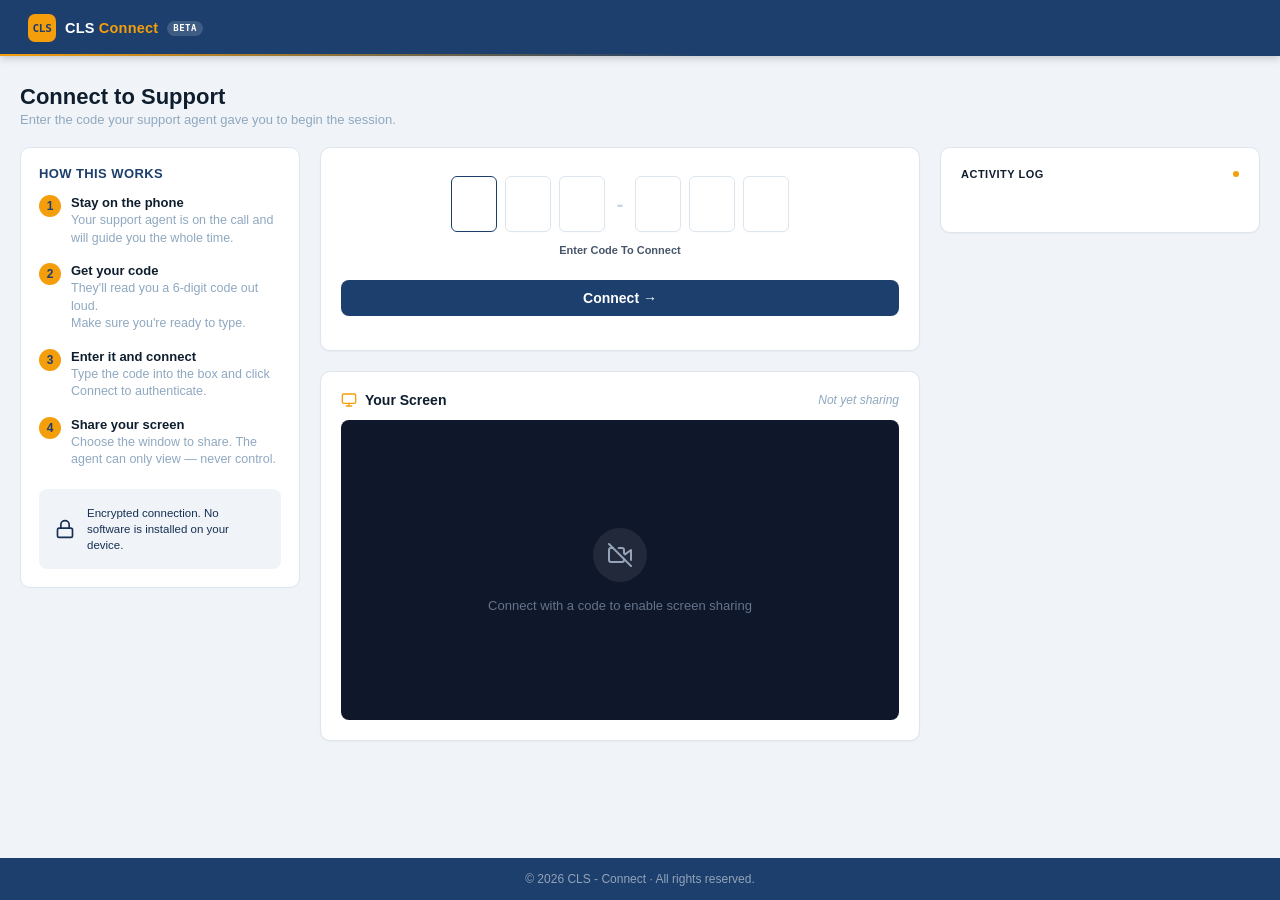
<file: public/index.html>
<!doctype html>
<html lang="en">
  <head>
    <meta charset="UTF-8" />
    <title>CLS - Connect</title>
    <link rel="stylesheet" href="styles.css?v=4" />
  </head>
  <body>
    <div class="topbar">
      <div class="brand">
        <div class="brand-badge">CLS</div>
        <div class="brand-name">CLS <span>Connect</span></div>
        <div class="beta-tag">BETA</div>
      </div>
    </div>

    <div class="page page-wide">
      <div class="page-header">
        <h1>Connect to Support</h1>
        <p>Enter the code your support agent gave you to begin the session.</p>
      </div>

      <div class="layout-grid">
        <aside class="instructions-panel">
          <div class="instructions-title">How This Works</div>

          <div class="steps">
            <div class="step">
              <div class="step-num">1</div>
              <div class="step-body">
                <div class="step-title">Stay on the phone</div>
                <div class="step-text">
                  Your support agent is on the call and will guide you the
                  whole time.
                </div>
              </div>
            </div>

            <div class="step">
              <div class="step-num">2</div>
              <div class="step-body">
                <div class="step-title">Get your code</div>
                <div class="step-text">
                  They'll read you a 6-digit code out loud.<br/>Make sure you're ready to type.
                </div>
              </div>
            </div>

            <div class="step">
              <div class="step-num">3</div>
              <div class="step-body">
                <div class="step-title">Enter it and connect</div>
                <div class="step-text">
                  Type the code into the box and click Connect to authenticate.
                </div>
              </div>
            </div>

            <div class="step">
              <div class="step-num">4</div>
              <div class="step-body">
                <div class="step-title">Share your screen</div>
                <div class="step-text">
                  Choose the window to share. The agent can only view — never control.
                </div>
              </div>
            </div>
          </div>
          
          <div class="encrypted-block">
            <svg width="20" height="20" viewBox="0 0 24 24" fill="none" stroke="currentColor" stroke-width="2" stroke-linecap="round" stroke-linejoin="round" style="flex-shrink: 0;"><rect x="3" y="11" width="18" height="11" rx="2" ry="2"></rect><path d="M7 11V7a5 5 0 0 1 10 0v4"></path></svg>
            <div>Encrypted connection. No software is installed on your device.</div>
          </div>
        </aside>

        <div class="main-col">
          <div class="card center" style="text-align: center;">
            <div class="code-inputs-container" style="display: flex; justify-content: center; align-items: center; gap: 8px; margin-bottom: 12px; margin-top: 8px;">
              <input type="text" maxlength="1" class="digit-box" />
              <input type="text" maxlength="1" class="digit-box" />
              <input type="text" maxlength="1" class="digit-box" />
              <span style="color: #cbd5e1; font-weight: bold; font-size: 20px; margin: 0 4px;">-</span>
              <input type="text" maxlength="1" class="digit-box" />
              <input type="text" maxlength="1" class="digit-box" />
              <input type="text" maxlength="1" class="digit-box" />
            </div>
            <div class="code-hint" style="margin-bottom: 24px; font-weight: 600; font-size: 11px; color: #475569;">Enter Code To Connect</div>
            <input type="hidden" id="codeInput" />
            <button
              class="btn btn-primary btn-block"
              onclick="connect()"
            >
              Connect &rarr;
            </button>

            <div style="margin-top: 14px">
              <span id="statusPill" class="status-pill hidden"></span>
            </div>
            <div class="timer-text" id="timer"></div>
          </div>

          <div class="card">
            <div class="card-title" style="display: flex; justify-content: space-between;">
              <span style="display: flex; align-items: center; gap: 8px;">
                <svg width="16" height="16" viewBox="0 0 24 24" fill="none" stroke="currentColor" stroke-width="2" stroke-linecap="round" stroke-linejoin="round" style="color: var(--orange);"><rect x="2" y="3" width="20" height="14" rx="2" ry="2"></rect><line x1="8" y1="21" x2="16" y2="21"></line><line x1="12" y1="17" x2="12" y2="21"></line></svg>
                Your Screen
              </span>
              <span style="font-weight: normal; font-size: 12px; color: var(--text-muted); font-style: italic;">Not yet sharing</span>
            </div>
            <div class="video-wrapper">
              <div class="video-placeholder" id="videoPlaceholder">
                <div class="placeholder-icon">
                  <svg width="24" height="24" viewBox="0 0 24 24" fill="none" stroke="currentColor" stroke-width="2" stroke-linecap="round" stroke-linejoin="round"><path d="M16 16v1a2 2 0 0 1-2 2H3a2 2 0 0 1-2-2V7a2 2 0 0 1 2-2h2m5.66 0H14a2 2 0 0 1 2 2v3.34l1 1L23 7v10"></path><line x1="1" y1="1" x2="23" y2="23"></line></svg>
                </div>
                <div>Connect with a code to enable screen sharing</div>
              </div>
              <video id="localVideo" autoplay muted playsinline tabindex="-1" disablePictureInPicture class="hidden"></video>
            </div>
          </div>
        </div>

        <aside class="activity-panel" style="position: sticky; top: 20px;">
          <div class="card" style="display: flex; flex-direction: column; max-height: calc(100vh - 40px);">
            <div class="card-title" style="text-transform: uppercase; font-size: 11px; letter-spacing: 0.5px; display: flex; justify-content: space-between; align-items: center; flex-shrink: 0;">
              Activity Log
              <div style="width: 6px; height: 6px; border-radius: 50%; background: var(--orange);"></div>
            </div>
            <div id="log" class="log-box" style="border: none; background: transparent; padding: 10px 0; max-height: none; overflow-y: auto; flex: 1;"></div>
          </div>
        </aside>
      </div>
    </div>

    <div class="footer">© 2026 CLS - Connect  ·  All rights reserved.</div>

    <script>
      let pc, ws, countdownInterval, localStream, pendingExpiresAt;
      let cleanedUp = false;

      function log(msg) {
        const el = document.getElementById("log");
        el.textContent += msg + "\n";
        el.scrollTop = el.scrollHeight;
        console.log(msg);
      }

      // ---------- Auto-focus, digits-only, auto-submit ----------
      window.addEventListener("DOMContentLoaded", () => {
        const boxes = document.querySelectorAll(".digit-box");
        const hiddenInput = document.getElementById("codeInput");
        if (boxes.length > 0) boxes[0].focus();

        boxes.forEach((box, index) => {
          box.addEventListener("input", (e) => {
            box.value = box.value.replace(/[^0-9]/g, "");
            if (box.value && index < boxes.length - 1) {
              boxes[index + 1].focus();
            }
            updateHidden();
          });
          box.addEventListener("keydown", (e) => {
            if (e.key === "Backspace" && !box.value && index > 0) {
              boxes[index - 1].focus();
            }
          });
          box.addEventListener("paste", (e) => {
            e.preventDefault();
            const text = (e.clipboardData || window.clipboardData).getData("text").replace(/[^0-9]/g, "");
            for (let i = 0; i < text.length && index + i < boxes.length; i++) {
              boxes[index + i].value = text[i];
            }
            const focusIndex = Math.min(index + text.length, boxes.length - 1);
            boxes[focusIndex].focus();
            updateHidden();
          });
        });

        function updateHidden() {
          let code = "";
          boxes.forEach(b => code += b.value);
          hiddenInput.value = code;
        }
      });

      function startCountdown(expiresAtISO) {
        const expiresAt = new Date(expiresAtISO).getTime();
        if (countdownInterval) clearInterval(countdownInterval);

        const tick = () => {
          const diff = Math.max(0, expiresAt - Date.now());
          const totalSeconds = Math.floor(diff / 1000);
          const mm = String(Math.floor(totalSeconds / 60)).padStart(2, "0");
          const ss = String(totalSeconds % 60).padStart(2, "0");
          const timerEl = document.getElementById("timer");

          if (diff <= 0) {
            timerEl.textContent = "Session expired";
            clearInterval(countdownInterval);
            handleExpiry();
            return;
          }
          timerEl.textContent = `Session will expire in ${mm}:${ss}`;
        };

        tick();
        countdownInterval = setInterval(tick, 1000);
      }

      function handleExpiry() {
        log("Session expired");
        try {
          send({ type: "stop" });
        } catch (e) {}
        stopCaptureAndCleanup(
          "Session expired. Enter a new code to start again.",
          "error",
        );
      }

      function setStatus(text, type) {
        const pill = document.getElementById("statusPill");
        pill.className = "status-pill " + type;
        pill.innerHTML = '<span class="dot"></span>' + text;
        pill.classList.remove("hidden");
      }

      async function connect() {
        const code = document.getElementById("codeInput").value.trim();
        if (code.length !== 6) {
          setStatus("Please enter the 6-digit code.", "error");
          return;
        }

        cleanedUp = false;
        setStatus("Connecting...", "waiting");

        const wsProtocol = location.protocol === "https:" ? "wss:" : "ws:";
        const wsUrl = `${wsProtocol}//${location.host}/ws?code=${code}&role=user`;
        ws = new WebSocket(wsUrl);

        ws.onopen = async () => {
          log("Connected to signaling server");
          setStatus("Connected. Starting screen share...", "waiting");
          await startShare();
        };
        ws.onclose = () => {
          log("Signaling connection closed");
          stopCaptureAndCleanup(
            "Session ended. Enter a new code to start again.",
            "ended",
          );
        };
        ws.onerror = () => {
          log("WebSocket error");
          setStatus(
            "Could not connect. Check the code and try again.",
            "error",
          );
        };

        const iceServers = await getIceServers();
        pc = new RTCPeerConnection({ iceServers });

        pc.onicecandidate = (event) => {
          if (event.candidate) {
            send({ type: "ice-candidate", candidate: event.candidate });
          } else {
            log("ICE gathering complete");
          }
        };

        pc.onconnectionstatechange = () => {
          log("Connection state: " + pc.connectionState);
          if (pc.connectionState === "connected") {
            setStatus("Support agent is viewing your screen", "connected");
          } else if (
            ["disconnected", "failed", "closed"].includes(pc.connectionState)
          ) {
            stopCaptureAndCleanup("Session ended.", "ended");
          }
        };

        ws.onmessage = async (event) => {
          const msg = JSON.parse(event.data);
          if (msg.type === "answer") {
            log("Received answer from agent");
            await pc.setRemoteDescription(msg.answer);
          } else if (msg.type === "ice-candidate") {
            try {
              await pc.addIceCandidate(msg.candidate);
            } catch (e) {
              log("Failed to add ICE candidate: " + e.message);
            }
          } else if (msg.type === "stop") {
            log("Agent ended the session");
            stopCaptureAndCleanup(
              "The agent ended the session. Enter a new code to start again.",
              "ended",
            );
          } else if (msg.type === "session-info") {
            pendingExpiresAt = msg.expiresAt;
          }
        };
      }

      async function getIceServers() {
        try {
          const res = await fetch("/api/turn-credentials");
          if (!res.ok) throw new Error("bad response");
          const turnServers = await res.json();
          log("TURN credentials loaded");
          return [{ urls: "stun:stun.l.google.com:19302" }, ...turnServers];
        } catch (e) {
          log(
            "Failed to load TURN credentials, falling back to STUN only: " +
              e.message,
          );
          return [{ urls: "stun:stun.l.google.com:19302" }];
        }
      }

      async function startShare() {
        localStream = await navigator.mediaDevices.getDisplayMedia({
          video: { frameRate: { ideal: 10, max: 15 } },
        });
        const track = localStream.getVideoTracks()[0];
        if ("contentHint" in track) track.contentHint = "detail";
        track.onended = () => stopSharing();

        document.getElementById("localVideo").srcObject = localStream;
        document.getElementById("localVideo").classList.remove("hidden");
        document.getElementById("videoPlaceholder").classList.add("hidden");
        localStream.getTracks().forEach((t) => pc.addTrack(t, localStream));
        log("Screen share started");

        if (pendingExpiresAt) {
          startCountdown(pendingExpiresAt);
        }

        const offer = await pc.createOffer();
        await pc.setLocalDescription(offer);
        send({ type: "offer", offer: pc.localDescription });
        log("Sent offer to agent");
      }

      function stopCaptureAndCleanup(statusText, statusType) {
        if (cleanedUp) return;
        cleanedUp = true;

        if (countdownInterval) {
          clearInterval(countdownInterval);
          countdownInterval = null;
        }
        pendingExpiresAt = null;

        if (localStream) {
          localStream.getTracks().forEach((t) => t.stop());
          localStream = null;
        }
        if (pc) {
          pc.close();
          pc = null;
        }
        if (ws) {
          ws.onclose = null;
          ws.close();
          ws = null;
        }

        document.getElementById("localVideo").srcObject = null;
        document.getElementById("localVideo").classList.add("hidden");
        if (document.getElementById("videoPlaceholder")) {
          document.getElementById("videoPlaceholder").classList.remove("hidden");
        }
        setStatus(statusText, statusType);
        document.getElementById("codeInput").value = "";
        document.querySelectorAll(".digit-box").forEach(b => b.value = "");
        const boxes = document.querySelectorAll(".digit-box");
        if (boxes.length > 0) boxes[0].focus();
      }

      function stopSharing() {
        log("Screen sharing stopped");
        try {
          send({ type: "stop" });
        } catch (e) {}
        stopCaptureAndCleanup(
          "Session ended. Enter a new code to start again.",
          "ended",
        );
      }

      function send(obj) {
        if (ws && ws.readyState === WebSocket.OPEN) {
          ws.send(JSON.stringify(obj));
        }
      }
    </script>
  </body>
</html>
</file>
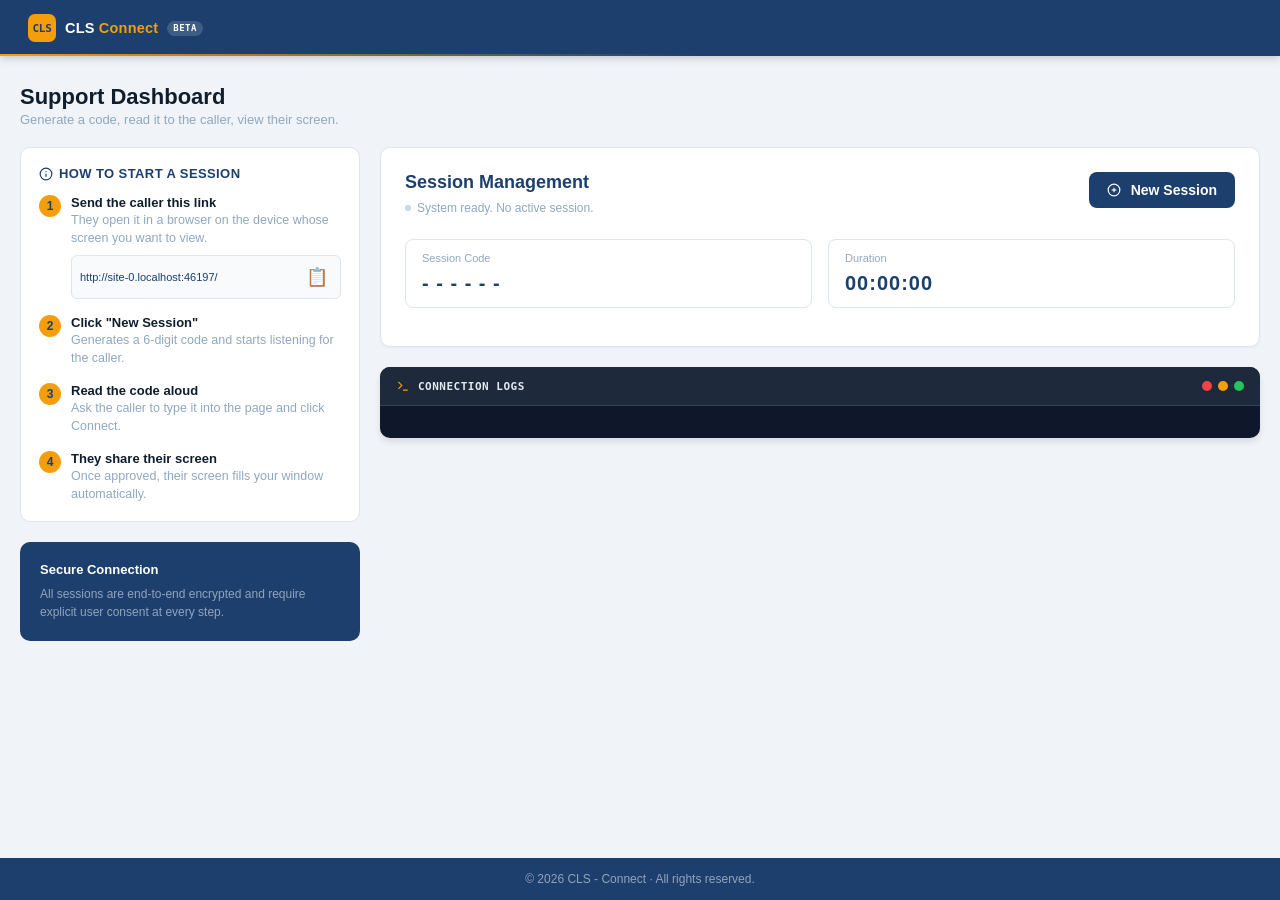
<file: public/agent.html>
<!doctype html>
<html lang="en">

<head>
  <meta charset="UTF-8" />
  <title>CLS - Connect</title>
  <link rel="stylesheet" href="styles.css?v=4" />
</head>

<body>
  <div class="topbar">
    <div class="brand">
      <div class="brand-badge">CLS</div>
      <div class="brand-name">CLS <span>Connect</span></div>
      <div class="beta-tag">BETA</div>
    </div>
  </div>
  </div>

  <!-- ============ START / DASHBOARD VIEW ============ -->
  <div class="page page-wide" id="dashboardView">
    <div class="page-header">
      <h1>Support Dashboard</h1>
      <p>Generate a code, read it to the caller, view their screen.</p>
    </div>

    <div class="layout-grid" style="grid-template-columns: 340px 1fr;">
      <div class="left-col">
        <aside class="instructions-panel">
          <div class="instructions-title" style="display: flex; align-items: center; gap: 6px;">
            <svg width="14" height="14" viewBox="0 0 24 24" fill="none" stroke="currentColor" stroke-width="2"
              stroke-linecap="round" stroke-linejoin="round">
              <circle cx="12" cy="12" r="10"></circle>
              <line x1="12" y1="16" x2="12" y2="12"></line>
              <line x1="12" y1="8" x2="12.01" y2="8"></line>
            </svg>
            HOW TO START A SESSION
          </div>

          <div class="steps">
            <div class="step">
              <div class="step-num">1</div>
              <div class="step-body">
                <div class="step-title">Send the caller this link</div>
                <div class="step-text">
                  They open it in a browser on the device whose screen you want
                  to view.
                </div>
                <div class="link-box">
                  <span id="callerLink"></span>
                  <button class="copy-btn" id="copyLinkBtn" onclick="copyCallerLink()" title="Copy link">
                    &#128203;
                  </button>
                </div>
              </div>
            </div>

            <div class="step">
              <div class="step-num">2</div>
              <div class="step-body">
                <div class="step-title">Click "New Session"</div>
                <div class="step-text">
                  Generates a 6-digit code and starts listening for the caller.
                </div>
              </div>
            </div>

            <div class="step">
              <div class="step-num">3</div>
              <div class="step-body">
                <div class="step-title">Read the code aloud</div>
                <div class="step-text">
                  Ask the caller to type it into the page and click Connect.
                </div>
              </div>
            </div>

            <div class="step">
              <div class="step-num">4</div>
              <div class="step-body">
                <div class="step-title">They share their screen</div>
                <div class="step-text">
                  Once approved, their screen fills your
                  window automatically.
                </div>
              </div>
            </div>
          </div>
        </aside>

        <div class="secure-box">
          <div class="secure-box-title">Secure Connection</div>
          <div class="secure-box-text">All sessions are end-to-end encrypted and require explicit user consent at every
            step.</div>
        </div>
      </div>

      <div class="main-col">
        <div class="card" style="padding: 24px;">
          <div style="display: flex; justify-content: space-between; align-items: flex-start;">
            <div>
              <h2 style="margin: 0 0 8px; font-size: 18px; color: var(--navy);">Session Management</h2>
              <div style="font-size: 12px; color: var(--text-muted); display: flex; align-items: center; gap: 6px;">
                <span
                  style="display: inline-block; width: 6px; height: 6px; background: #cbd5e1; border-radius: 50%;"></span>
                <span id="sessionStatusText">System ready. No active session.</span>
              </div>
            </div>
            <button class="btn btn-primary" id="newSessionBtn" onclick="createSession()">
              <svg width="14" height="14" viewBox="0 0 24 24" fill="none" stroke="currentColor" stroke-width="2"
                style="margin-right: 4px;">
                <circle cx="12" cy="12" r="10"></circle>
                <line x1="12" y1="8" x2="12" y2="16"></line>
                <line x1="8" y1="12" x2="16" y2="12"></line>
              </svg>
              New Session
            </button>
          </div>

          <div class="session-stats" id="codeBlock">
            <div class="stat-box">
              <div class="stat-title">Session Code</div>
              <div class="stat-value" id="codeDisplay">- - - - - -</div>
            </div>
            <div class="stat-box">
              <div class="stat-title">Duration</div>
              <div class="stat-value" id="callDuration">00:00:00</div>
            </div>
          </div>

          <div style="margin-top: 14px; text-align: center;">
            <span id="statusPill" class="status-pill hidden"></span>
          </div>
        </div>

        <div class="terminal-card">
          <div class="terminal-header">
            <span style="display: flex; align-items: center; gap: 8px;">
              <svg width="14" height="14" viewBox="0 0 24 24" fill="none" stroke="currentColor" stroke-width="2"
                style="color: var(--orange);">
                <polyline points="4 17 10 11 4 5"></polyline>
                <line x1="12" y1="19" x2="20" y2="19"></line>
              </svg>
              CONNECTION LOGS
            </span>
            <div class="terminal-dots">
              <div class="terminal-dot red"></div>
              <div class="terminal-dot yellow"></div>
              <div class="terminal-dot green"></div>
            </div>
          </div>
          <div id="log" class="log-box terminal-body"></div>
        </div>
      </div>
    </div>
  </div>

  <!-- ============ FULL-SCREEN CALL VIEW (Meet-style) ============ -->
  <div class="call-view hidden" id="callView">
    <div class="call-topbar">
      <div class="call-status">
        <span class="status-pill connected">
          <span class="dot"></span>Viewing caller's screen
        </span>
      </div>
      <div class="call-timers">
        <span class="timer-chip expiry-chip">
          <span class="timer-chip-label">Call will end in</span>
          <span id="timerCall"></span>
        </span>
      </div>
    </div>

    <div class="call-video-wrap" id="videoWrapper">
      <video id="remoteVideo" autoplay playsinline tabindex="-1" disablePictureInPicture
        controlsList="nodownload noremoteplayback" ondblclick="goFullscreen()"></video>
    </div>

    <div class="call-bottombar">
      <button class="btn btn-outline" onclick="goFullscreen()">
        ⛶ Fullscreen
      </button>
      <button class="btn btn-end-call" onclick="endCall()">
        ✕ End Call
      </button>
    </div>
  </div>

  <div class="footer">© 2026 CLS - Connect · All rights reserved.</div>

  <script>
    let pc, ws, countdownInterval, pendingExpiresAt;
    let durationInterval, callStartTime;

    document.getElementById("callerLink").textContent =
      location.origin + "/";

    function copyCallerLink() {
      const link = document.getElementById("callerLink").textContent;

      navigator.clipboard
        .writeText(link)
        .then(() => {
          const btn = document.getElementById("copyLinkBtn");
          btn.innerHTML = "&#10003;";
          setTimeout(() => {
            btn.innerHTML = "&#128203;";
          }, 1500);
        })
        .catch(() => log("Could not copy link automatically"));
    }

    function log(msg) {
      const el = document.getElementById("log");
      el.textContent += msg + "\n";
      el.scrollTop = el.scrollHeight;
      console.log(msg);
    }

    function startCountdown(expiresAtISO) {
      const expiresAt = new Date(expiresAtISO).getTime();
      if (countdownInterval) clearInterval(countdownInterval);

      const dashEl = document.getElementById("timerDash");
      const callEl = document.getElementById("timerCall");

      const tick = () => {
        const diff = Math.max(0, expiresAt - Date.now());
        const totalSeconds = Math.floor(diff / 1000);
        const mm = String(Math.floor(totalSeconds / 60)).padStart(2, "0");
        const ss = String(totalSeconds % 60).padStart(2, "0");

        if (diff <= 0) {
          if (dashEl) dashEl.textContent = "Session expired";
          if (callEl) callEl.textContent = "expired";
          clearInterval(countdownInterval);
          handleExpiry();
          return;
        }
        // Full sentence where there's room (dashboard card); compact
        // mm:ss inside the labeled chip in the call view, since the
        // "Code" label there already gives it context.
        if (dashEl) dashEl.textContent = `Session will expire in ${mm}:${ss}`;
        if (callEl) callEl.textContent = `${mm}:${ss}`;
      };

      tick();
      countdownInterval = setInterval(tick, 1000);
    }

    // Live call-duration counter — counts UP from the moment the caller's
    // screen actually starts streaming, independent of the session's
    // expiry countdown (which counts DOWN toward a fixed deadline).
    // Useful for the agent to gauge call length, and a natural input if
    // this ever feeds a CLS call-log entry (duration field) later.
    function startDurationCounter() {
      callStartTime = Date.now();
      const el = document.getElementById("callDuration");
      if (durationInterval) clearInterval(durationInterval);

      const tick = () => {
        const elapsedSeconds = Math.floor((Date.now() - callStartTime) / 1000);
        const hh = Math.floor(elapsedSeconds / 3600);
        const mm = Math.floor((elapsedSeconds % 3600) / 60);
        const ss = elapsedSeconds % 60;
        const mmStr = String(mm).padStart(2, "0");
        const ssStr = String(ss).padStart(2, "0");
        el.textContent = hh > 0 ? `${hh}:${mmStr}:${ssStr}` : `${mmStr}:${ssStr}`;
      };

      tick();
      durationInterval = setInterval(tick, 1000);
    }

    function stopDurationCounter() {
      if (durationInterval) {
        clearInterval(durationInterval);
        durationInterval = null;
      }
      callStartTime = null;
    }

    function handleExpiry() {
      log("Session code expired");
      resetView("Session expired.", "error");
    }

    function setStatus(text, type) {
      const pill = document.getElementById("statusPill");
      pill.className = "status-pill " + type;
      pill.innerHTML = '<span class="dot"></span>' + text;
      pill.classList.remove("hidden");
    }

    function showCallView() {
      document.getElementById("dashboardView").classList.add("hidden");
      document.getElementById("callView").classList.remove("hidden");
    }

    function showDashboard() {
      document.getElementById("callView").classList.add("hidden");
      document.getElementById("dashboardView").classList.remove("hidden");
    }

    async function createSession() {
      const btn = document.getElementById("newSessionBtn");

      // Prevent a fast double-click from firing two overlapping
      // fetch calls and creating two sessions back to back.
      if (btn.disabled) return;
      btn.disabled = true;
      const originalHTML = btn.innerHTML;
      btn.innerHTML = "Creating...";

      try {
        if (pc) {
          pc.close();
          pc = null;
        }
        if (ws) {
          ws.close();
          ws = null;
        }

        const res = await fetch("/api/create-session", { method: "POST" });
        const data = await res.json();
        const code = data.code;

        document.getElementById("codeBlock").classList.remove("hidden");
        document.getElementById("codeDisplay").textContent = code;
        document.getElementById("callDuration").textContent = "00:00:00";
        setStatus("Waiting for caller to connect...", "waiting");
        log("Session created: " + code);

        connectWebSocket(code);
      } finally {
        btn.disabled = false;
        btn.innerHTML = originalHTML;
      }
    }

    async function connectWebSocket(code) {
      const wsProtocol = location.protocol === "https:" ? "wss:" : "ws:";
      const wsUrl = `${wsProtocol}//${location.host}/ws?code=${code}&role=agent`;
      ws = new WebSocket(wsUrl);

      ws.onopen = () =>
        log("Connected to signaling server, waiting for caller...");
      ws.onclose = () => log("Signaling connection closed");
      ws.onerror = (e) => log("WebSocket error: " + e.message);

      // IMPORTANT: attach onmessage BEFORE awaiting createPeerConnection().
      // The server sends "session-info" immediately upon connecting — if
      // createPeerConnection()'s TURN-credential fetch takes even a
      // fraction of a second, that message can arrive before onmessage
      // is attached, and WebSocket does not buffer/replay missed events.
      // Attaching it first guarantees nothing sent by the server can be
      // silently dropped. (pc-dependent messages just no-op if pc isn't
      // ready yet, which in practice never happens before it's needed.)
      ws.onmessage = async (event) => {
        const msg = JSON.parse(event.data);

        if (msg.type === "session-info") {
          pendingExpiresAt = msg.expiresAt;
          startCountdown(pendingExpiresAt);
          return;
        }

        if (!pc) {
          log("Received " + msg.type + " before peer connection was ready — ignoring");
          return;
        }

        if (msg.type === "offer") {
          log("Received offer from caller");
          await pc.setRemoteDescription(msg.offer);
          const answer = await pc.createAnswer();
          await pc.setLocalDescription(answer);
          send({ type: "answer", answer: pc.localDescription });
          log("Sent answer");
        } else if (msg.type === "ice-candidate") {
          try {
            await pc.addIceCandidate(msg.candidate);
          } catch (e) {
            log("Failed to add ICE candidate: " + e.message);
          }
        } else if (msg.type === "stop") {
          log("Caller stopped sharing");
          resetView("Caller ended the session.", "ended");
        }
      };

      await createPeerConnection();
    }

    async function createPeerConnection() {
      const iceServers = await getIceServers();
      pc = new RTCPeerConnection({ iceServers });

      pc.onicecandidate = (event) => {
        if (event.candidate) {
          send({ type: "ice-candidate", candidate: event.candidate });
        } else {
          log("ICE gathering complete");
        }
      };

      pc.ontrack = (event) => {
        log("Caller's screen received!");
        const video = document.getElementById("remoteVideo");
        video.srcObject = event.streams[0];

        video.onpause = () => {
          if (video.srcObject) video.play().catch(() => { });
        };

        showCallView();
        startDurationCounter();

        // Countdown starts here, deliberately — only once the caller has
        // actually connected and their screen is showing, not from the
        // moment the session code was generated.
        if (pendingExpiresAt) {
          startCountdown(pendingExpiresAt);
        }
      };

      pc.onconnectionstatechange = () => {
        log("Connection state: " + pc.connectionState);
        if (
          ["disconnected", "failed", "closed"].includes(pc.connectionState)
        ) {
          resetView("Caller disconnected.", "ended");
        }
      };
    }

    async function getIceServers() {
      try {
        const res = await fetch("/api/turn-credentials");
        if (!res.ok) throw new Error("bad response");
        const turnServers = await res.json();
        log("TURN credentials loaded");
        return [{ urls: "stun:stun.l.google.com:19302" }, ...turnServers];
      } catch (e) {
        log(
          "Failed to load TURN credentials, falling back to STUN only: " +
          e.message,
        );
        return [{ urls: "stun:stun.l.google.com:19302" }];
      }
    }

    function endCall() {
      log("Ending call");
      try {
        send({ type: "stop" });
      } catch (e) { }
      resetView("Session ended.", "ended");
    }

    function resetView(statusText, type) {
      const video = document.getElementById("remoteVideo");
      video.onpause = null;
      video.srcObject = null;
      setStatus(statusText, type);
      document.getElementById("codeDisplay").textContent = "- - - - - -";
      // Removed hiding the codeBlock so the duration from the previous session stays visible
      if (countdownInterval) {
        clearInterval(countdownInterval);
        countdownInterval = null;
      }
      stopDurationCounter();
      pendingExpiresAt = null;

      if (pc) {
        pc.close();
        pc = null;
      }
      if (ws) {
        ws.close();
        ws = null;
      }

      showDashboard();
    }

    function goFullscreen() {
      const video = document.getElementById("remoteVideo");
      if (!video.srcObject) return;

      const el = document.getElementById("videoWrapper");
      if (el.requestFullscreen) {
        el.requestFullscreen();
      } else if (el.webkitRequestFullscreen) {
        el.webkitRequestFullscreen();
      } else if (el.mozRequestFullScreen) {
        el.mozRequestFullScreen();
      } else if (el.msRequestFullscreen) {
        el.msRequestFullscreen();
      }
    }

    function send(obj) {
      if (ws && ws.readyState === WebSocket.OPEN) {
        ws.send(JSON.stringify(obj));
      }
    }
  </script>
</body>

</html>
</file>
<file: public/styles.css>
:root {
  /* Mapped to CLS Theme Variables */
  --navy: #1c3f6e;           /* var(--cls-primary) */
  --navy-light: #162f52;     /* var(--cls-primary-hover) */
  --orange: #f59e0b;         /* var(--cls-accent) */
  --bg: #f0f4f8;             /* var(--cls-bg) */
  --white: #ffffff;          /* var(--cls-surface) */
  --text-dark: #0f1e2e;      /* var(--cls-text-primary) */
  --text-muted: #8fa8c0;     /* var(--cls-text-muted) */
  --green: #166534;          /* var(--cls-closed-text) */
  --green-bg: #dcfce7;       /* var(--cls-closed-bg) */
  --blue-badge-bg: #e0f2fe;  /* var(--cls-open-bg) */
  --blue-badge-text: #0369a1;/* var(--cls-open-text) */
  --red: #c0392b;            /* Danger button color */
  --border: #dde5ee;         /* var(--cls-border) */
  --radius: 10px;            /* var(--cls-radius-md) */
}

* { box-sizing: border-box; }

body {
  margin: 0;
  font-family: 'Plus Jakarta Sans', sans-serif;
  background: var(--bg);
  color: var(--text-dark);
  min-height: 100vh;
  display: flex;
  flex-direction: column;
}

/* ---------- Top bar ---------- */
.topbar {
  background: var(--navy);
  padding: 14px 28px;
  display: flex;
  align-items: center;
  justify-content: space-between;
  position: relative;
  box-shadow: 0 2px 8px rgba(0, 0, 0, 0.20);
  z-index: 100;
}
.topbar::after {
  content: '';
  position: absolute;
  bottom: 0;
  left: 0;
  right: 0;
  height: 2px;
  background: linear-gradient(90deg, var(--orange) 0%, transparent 55%);
  pointer-events: none;
}

.brand {
  display: flex;
  align-items: center;
  gap: 9px;
}
.brand-badge {
  width: 28px;
  height: 28px;
  background: var(--orange);
  border-radius: 7px;
  display: flex;
  align-items: center;
  justify-content: center;
  font-size: 11px;
  font-weight: 700;
  color: var(--navy);
  font-family: "JetBrains Mono", monospace;
  letter-spacing: -0.3px;
  flex-shrink: 0;
  user-select: none;
}
.brand-name {
  font-size: 14.5px;
  font-weight: 700;
  color: #ffffff;
  letter-spacing: 0.2px;
  line-height: 1;
}
.brand-name span {
  color: var(--orange);
}

.beta-tag {
  background: rgba(255, 255, 255, 0.15); /* Soft white highlight */
  color: #fff;
  font-family: "JetBrains Mono", monospace;
  font-size: 9px;
  font-weight: 800;
  padding: 3px 6px;
  border-radius: 12px; /* Pill shape */
  letter-spacing: 0.5px;
  display: inline-flex;
  align-items: center;
  line-height: 1;
}


.version-pill {
  background: rgba(255,255,255,0.12);
  color: #cbd5e1;
  font-size: 12px;
  padding: 4px 10px;
  border-radius: 999px;
}

/* ---------- Layout ---------- */
.page {
  flex: 1;
  max-width: 860px;
  width: 100%;
  margin: 0 auto;
  padding: 28px 20px 40px;
}

.page-header {
  margin-bottom: 20px;
}

.page-header h1 {
  font-size: 22px;
  margin: 0 0 2px;
}

.page-header p {
  margin: 0;
  color: var(--text-muted);
  font-size: 13px;
}

/* ---------- Cards ---------- */
.card {
  background: var(--white);
  border-radius: var(--radius);
  border: 1px solid var(--border);
  box-shadow: 0 1px 2px rgba(0,0,0,0.04);
  padding: 20px;
  margin-bottom: 20px;
}

.card-title {
  font-weight: 700;
  font-size: 14px;
  margin: 0 0 12px;
  display: flex;
  align-items: center;
  justify-content: space-between;
}

/* ---------- Buttons ---------- */
.btn {
  border: none;
  border-radius: 8px;
  padding: 10px 18px;
  font-size: 14px;
  font-weight: 600;
  cursor: pointer;
  display: inline-flex;
  align-items: center;
  gap: 6px;
  transition: all 0.15s ease;
}

.btn:disabled {
  opacity: 0.6;
  cursor: not-allowed;
  transform: none !important;
}

.btn-primary {
  background: var(--navy);
  color: #fff;
}
.btn-primary:hover:not(:disabled) { background: var(--navy-light); transform: translateY(-1px); }

.btn-outline {
  background: var(--white);
  color: var(--navy);
  border: 1px solid var(--border);
}
.btn-outline:hover { background: #f8fafc; }

.btn-block {
  width: 100%;
  justify-content: center;
}

/* ---------- Status / badges ---------- */
.status-pill {
  display: inline-flex;
  align-items: center;
  gap: 5px;
  font-size: 12px;
  font-weight: 600;
  padding: 3px 10px;
  border-radius: 999px;
}
.status-pill.waiting { background: #fef9c3; color: #a16207; }
.status-pill.connected { background: var(--green-bg); color: var(--green); }
.status-pill.ended { background: #f1f5f9; color: var(--text-muted); }
.status-pill.error { background: #fee2e2; color: var(--red); }
.status-pill .dot {
  width: 6px; height: 6px; border-radius: 50%; background: currentColor;
}

/* ---------- Session code ---------- */
.code-display {
  font-size: 40px;
  font-weight: 800;
  letter-spacing: 8px;
  color: var(--navy);
  text-align: center;
  margin: 18px 0 6px;
}

.code-hint {
  text-align: center;
  color: var(--text-muted);
  font-size: 13px;
  margin-bottom: 4px;
}

.timer-text {
  text-align: center;
  color: var(--text-muted);
  font-size: 12px;
  font-weight: 600;
  margin-top: 4px;
}

/* ---------- Code input (user page) ---------- */
.code-input {
  display: none;
}

.digit-box {
  width: 46px;
  height: 56px;
  font-size: 26px;
  text-align: center;
  border: 1px solid var(--border);
  border-radius: 6px;
  color: var(--text-dark);
  font-weight: 400;
  background: var(--white);
  box-shadow: 0 1px 2px rgba(0,0,0,0.02);
  font-family: 'Plus Jakarta Sans', sans-serif;
}
.digit-box:focus {
  outline: none;
  border-color: var(--navy);
}

.encrypted-block {
  margin-top: 20px;
  background: #f0f4f8;
  border-radius: 8px;
  padding: 16px;
  display: flex;
  align-items: center;
  gap: 12px;
  font-size: 11.5px;
  color: var(--navy-light);
  line-height: 1.4;
}

.video-placeholder {
  display: flex;
  flex-direction: column;
  align-items: center;
  justify-content: center;
  height: 300px;
  color: #64748b;
  font-size: 13px;
  gap: 16px;
}
.placeholder-icon {
  width: 54px;
  height: 54px;
  border-radius: 50%;
  background: rgba(255, 255, 255, 0.08);
  display: flex;
  align-items: center;
  justify-content: center;
  color: #94a3b8;
}

/* ---------- Video (small preview / caller's own page) ---------- */
.video-wrapper {
  background: #0f172a;
  border-radius: 8px;
  overflow: hidden;
  margin-top: 4px;
}
.video-wrapper:fullscreen,
.video-wrapper:-webkit-full-screen,
.video-wrapper:-moz-full-screen,
.video-wrapper:-ms-fullscreen {
  width: 100vw;
  height: 100vh;
  display: flex;
  align-items: center;
  justify-content: center;
  background: #000;
  border-radius: 0;
}
.video-wrapper:fullscreen video,
.video-wrapper:-webkit-full-screen video,
.video-wrapper:-moz-full-screen video,
.video-wrapper:-ms-fullscreen video {
  width: 100%;
  height: 100%;
  object-fit: contain;
}
video {
  width: 100%;
  display: block;
  background: #0f172a;
}
video::-webkit-media-controls,
video::-webkit-media-controls-enclosure,
video::-webkit-media-controls-panel {
  display: none !important;
  opacity: 0 !important;
  pointer-events: none !important;
}

/* ---------- Log box ---------- */
.log-box {
  font-family: "JetBrains Mono", "SFMono-Regular", Consolas, "Liberation Mono", Menlo, monospace;
  font-size: 11px;
  background: #f8fafc;
  border: 1px solid var(--border);
  border-radius: 8px;
  padding: 10px 12px;
  max-height: 150px;
  overflow-y: auto;
  white-space: pre-wrap;
  color: var(--text-muted);
}

/* ---------- Footer ---------- */
.footer {
  background: var(--navy);
  color: #94a3b8;
  text-align: center;
  font-size: 12px;
  padding: 14px;
}

.hidden { display: none !important; }

/* ---------- Two-column layout with instructions panel ---------- */
.page-wide { max-width: 1300px; }

.layout-grid {
  display: grid;
  grid-template-columns: 280px 1fr 320px;
  gap: 20px;
  align-items: start;
}

@media (max-width: 720px) {
  .layout-grid { grid-template-columns: 1fr; }
}

.instructions-panel {
  background: var(--white);
  border: 1px solid var(--border);
  border-radius: var(--radius);
  padding: 18px;
  position: sticky;
  top: 20px;
}

.instructions-title {
  font-weight: 700;
  font-size: 13px;
  color: var(--navy);
  margin-bottom: 14px;
  text-transform: uppercase;
  letter-spacing: 0.4px;
}

.steps { display: flex; flex-direction: column; gap: 16px; }
.step { display: flex; gap: 10px; align-items: flex-start; }
.step-num {
  flex-shrink: 0;
  width: 22px;
  height: 22px;
  border-radius: 50%;
  background: var(--orange);
  color: var(--navy);
  font-weight: 800;
  font-size: 12px;
  display: flex;
  align-items: center;
  justify-content: center;
}
.step-title { font-weight: 700; font-size: 13px; margin-bottom: 2px; }
.step-text { font-size: 12.5px; color: var(--text-muted); line-height: 1.4; }

.link-box {
  margin-top: 8px;
  display: flex;
  align-items: center;
  gap: 8px;
  background: #f8fafc;
  border: 1px solid var(--border);
  border-radius: 6px;
  padding: 6px 8px;
}
.link-box span {
  font-size: 11px;
  color: var(--navy);
  flex: 1;
  min-width: 0;
  white-space: nowrap;
  overflow: hidden;
  text-overflow: ellipsis;
}
.link-box .btn { padding: 4px 10px; font-size: 12px; }

.copy-btn {
  background: transparent;
  border: none;
  cursor: pointer;
  font-size: 18px;
  padding: 4px;
  color: var(--navy);
  flex-shrink: 0;
  transition: transform .2s;
}
.copy-btn:hover { transform: scale(1.15); }

/* ============================================================
   Meet-style full-viewport call view (agent dashboard)
   ============================================================ */
.call-view {
  position: fixed;
  inset: 0;
  z-index: 1000;
  background: #000;
  display: flex;
  flex-direction: column;
}

.call-topbar {
  flex-shrink: 0;
  display: flex;
  align-items: center;
  justify-content: space-between;
  padding: 12px 22px;
  background: #0f172a;
  border-bottom: 1px solid rgba(255, 255, 255, 0.08);
}

.call-timers {
  display: flex;
  align-items: center;
  gap: 10px;
}

.timer-chip {
  display: flex;
  align-items: center;
  gap: 6px;
  font-size: 12px;
  font-weight: 700;
  font-family: "JetBrains Mono", monospace;
  padding: 4px 10px;
  border-radius: 6px;
  background: rgba(255, 255, 255, 0.06);
}

.timer-chip-label {
  font-size: 10px;
  font-weight: 600;
  text-transform: uppercase;
  letter-spacing: 0.4px;
  color: #94a3b8;
  font-family: -apple-system, BlinkMacSystemFont, "Segoe UI", Roboto, sans-serif;
}

.duration-chip {
  color: #86efac;
}
.duration-chip::before {
  content: '';
  width: 6px;
  height: 6px;
  border-radius: 50%;
  background: #22c55e;
  display: inline-block;
  animation: pulse-dot 1.6s ease-in-out infinite;
}

.expiry-chip {
  color: #fbbf24;
}

@keyframes pulse-dot {
  0%, 100% { opacity: 1; }
  50% { opacity: 0.35; }
}

.call-video-wrap {
  flex: 1;
  min-height: 0;
  display: flex;
  align-items: center;
  justify-content: center;
  background: #000;
  overflow: hidden;
}
.call-video-wrap video {
  width: 100%;
  height: 100%;
  object-fit: contain;
  background: #000;
}

.call-bottombar {
  flex-shrink: 0;
  display: flex;
  align-items: center;
  justify-content: center;
  gap: 14px;
  padding: 14px 22px;
  background: #0f172a;
  border-top: 1px solid rgba(255, 255, 255, 0.08);
}

.btn-end-call {
  background: var(--red);
  color: #fff;
  border-radius: 999px;
  padding: 10px 24px;
}
.btn-end-call:hover { background: #a53224; }

/* --- Agent Dashboard Specifics --- */
.session-stats {
  display: grid;
  grid-template-columns: repeat(2, 1fr);
  gap: 16px;
  margin-top: 24px;
}
.stat-box {
  border: 1px solid var(--border);
  border-radius: 8px;
  padding: 12px 16px;
  background: var(--white);
}
.stat-title {
  font-size: 11px;
  color: var(--text-muted);
  margin-bottom: 8px;
}
.stat-value {
  font-size: 20px;
  font-weight: 700;
  color: var(--navy);
  letter-spacing: 1px;
}

.secure-box {
  background: var(--navy);
  color: var(--white);
  padding: 20px;
  border-radius: var(--radius);
  margin-top: 20px;
  position: relative;
  overflow: hidden;
}
.secure-box-title {
  font-weight: 700;
  font-size: 13px;
  margin-bottom: 8px;
}
.secure-box-text {
  font-size: 12px;
  color: #94a3b8;
  line-height: 1.5;
  position: relative;
  z-index: 2;
}
.secure-box::after {
  content: '';
  position: absolute;
  right: -10px;
  bottom: -20px;
  width: 80px;
  height: 80px;
  background: url('data:image/svg+xml;utf8,<svg width="24" height="24" viewBox="0 0 24 24" fill="none" stroke="%23ffffff" stroke-width="1.5" stroke-linecap="round" stroke-linejoin="round"><path d="M12 22s8-4 8-10V5l-8-3-8 3v7c0 6 8 10 8 10z"></path></svg>') no-repeat center;
  background-size: contain;
  opacity: 0.1;
  z-index: 1;
}

.terminal-card {
  background: #0f172a;
  border-radius: var(--radius);
  color: #94a3b8;
  font-family: "JetBrains Mono", monospace;
  overflow: hidden;
  box-shadow: 0 4px 6px rgba(0,0,0,0.1);
  margin-top: 20px;
}
.terminal-header {
  display: flex;
  justify-content: space-between;
  align-items: center;
  padding: 12px 16px;
  background: #1e293b;
  border-bottom: 1px solid #334155;
  font-size: 11px;
  font-weight: 700;
  letter-spacing: 0.5px;
  color: #e2e8f0;
  text-transform: uppercase;
}
.terminal-dots {
  display: flex;
  gap: 6px;
}
.terminal-dot {
  width: 10px;
  height: 10px;
  border-radius: 50%;
}
.terminal-dot.red { background: #ef4444; }
.terminal-dot.yellow { background: #f59e0b; }
.terminal-dot.green { background: #22c55e; }

.terminal-card .log-box {
  background: transparent;
  border: none;
  color: #94a3b8;
  font-size: 11px;
  padding: 16px;
  max-height: 250px;
}
</file>
